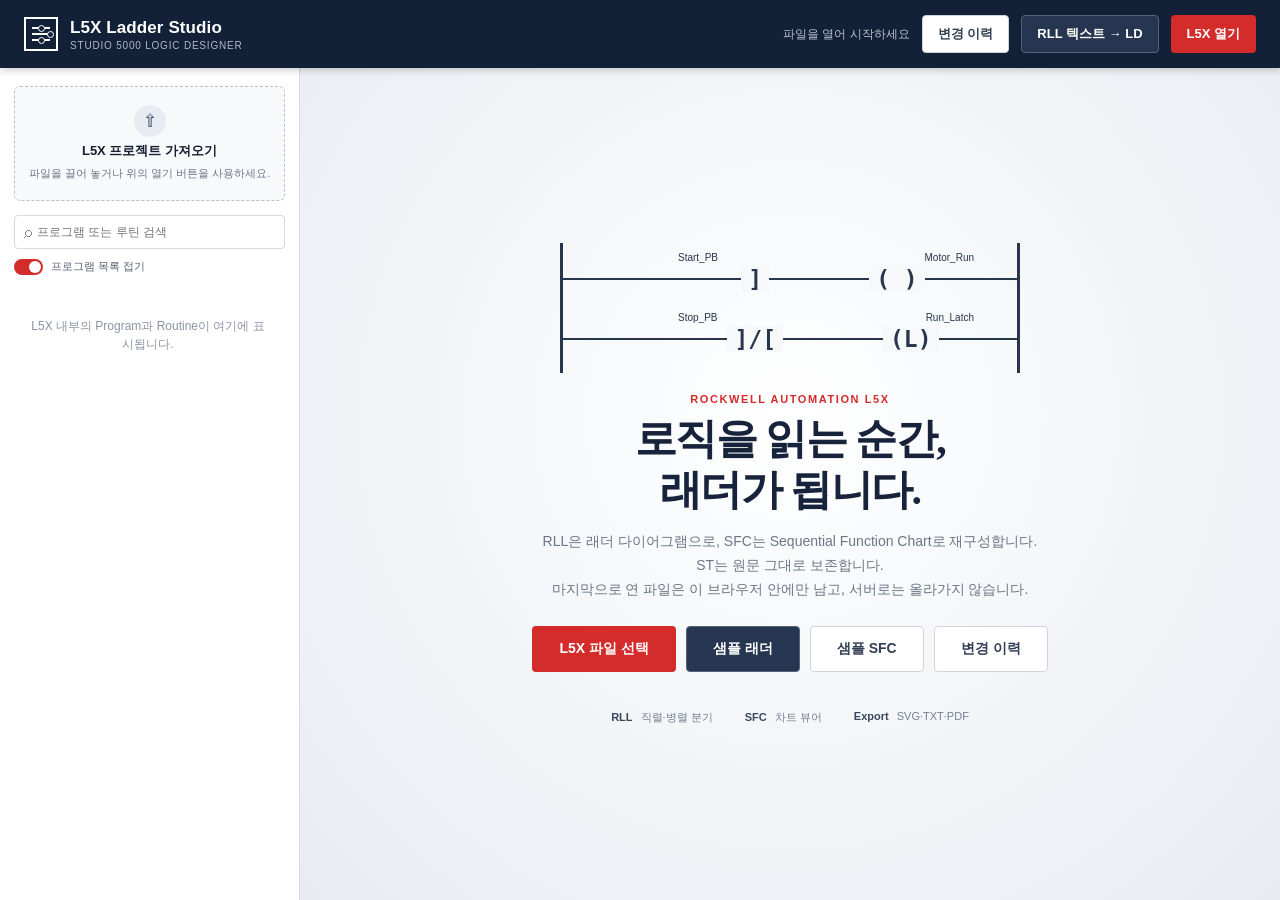
<file: index.html>
<!doctype html>
<html lang="ko">
<head>
  <meta charset="utf-8">
  <meta name="viewport" content="width=device-width,initial-scale=1">
  <title>L5X Ladder Studio</title>
  <link rel="stylesheet" href="app.css?v=20260916sfc4">
</head>
<body>
  <div class="app-shell">
    <header class="topbar">
      <div class="brand">
        <span class="brand-mark" aria-hidden="true"><i></i><i></i><i></i></span>
        <div><strong>L5X Ladder Studio</strong><small>Studio 5000 Logic Designer</small></div>
      </div>
      <div class="top-actions">
        <span class="file-meta">
          <span id="fileBadge" class="file-badge">파일을 열어 시작하세요</span>
          <button id="clearProjectBtn" type="button" class="file-clear" hidden title="이 브라우저에 저장된 파일을 지웁니다">닫기</button>
        </span>
        <a class="button ghost" href="CHANGELOG.md">변경 이력</a>
        <button id="textImportBtn" class="button dark">RLL 텍스트 → LD</button>
        <label class="button primary" for="fileInput">L5X 열기</label>
        <input id="fileInput" type="file" accept=".l5x,.xml,text/xml" hidden>
      </div>
    </header>

    <div class="workspace">
      <aside class="sidebar">
        <section class="import-card" id="dropZone">
          <div class="upload-icon" aria-hidden="true">⇧</div>
          <strong>L5X 프로젝트 가져오기</strong>
          <span>파일을 끌어 놓거나 위의 열기 버튼을 사용하세요.</span>
        </section>

        <div id="projectSummary" class="summary-grid" hidden>
          <div><b id="routineCount">0</b><span>루틴</span></div>
          <div><b id="rungCount">0</b><span>Rung</span></div>
          <div><b id="tagCount">0</b><span>태그</span></div>
        </div>

        <div class="search-wrap">
          <span aria-hidden="true">⌕</span>
          <input id="searchInput" type="search" placeholder="프로그램 또는 루틴 검색" aria-label="루틴 검색" disabled>
        </div>
        <label class="nav-fold toggle"><input id="navCollapse" type="checkbox" checked><span></span>프로그램 목록 접기</label>
        <nav id="routineTree" class="routine-tree" aria-label="프로젝트 루틴">
          <div class="empty-side">L5X 내부의 Program과 Routine이 여기에 표시됩니다.</div>
        </nav>
      </aside>

      <main class="main-panel">
        <div id="welcome" class="welcome">
          <div class="hero-ladder" aria-hidden="true">
            <span class="rail left"></span><span class="rail right"></span>
            <div class="hero-rung one"><i></i><b>]</b><em>Start_PB</em><i></i><strong>( )</strong><em>Motor_Run</em></div>
            <div class="hero-rung two"><i></i><b>]/[</b><em>Stop_PB</em><i></i><strong>(L)</strong><em>Run_Latch</em></div>
          </div>
          <p class="eyebrow">ROCKWELL AUTOMATION L5X</p>
          <h1>로직을 읽는 순간,<br>래더가 됩니다.</h1>
          <p>RLL은 래더 다이어그램으로, SFC는 Sequential Function Chart로 재구성합니다.<br>ST는 원문 그대로 보존합니다.<br>마지막으로 연 파일은 이 브라우저 안에만 남고, 서버로는 올라가지 않습니다.</p>
          <div style="display:flex;gap:10px;flex-wrap:wrap;justify-content:center">
            <label class="button primary large" for="fileInput">L5X 파일 선택</label>
            <a class="button dark large" href="demo.html">샘플 래더</a>
            <a class="button ghost large" href="demo-sfc.html">샘플 SFC</a>
            <a class="button ghost large" href="CHANGELOG.md">변경 이력</a>
          </div>
          <div class="feature-row">
            <span><b>RLL</b> 직렬·병렬 분기</span>
            <span><b>SFC</b> 차트 뷰어</span>
            <span><b>Export</b> SVG·TXT·PDF</span>
          </div>
        </div>

        <section id="viewer" class="viewer" hidden>
          <div class="viewer-head">
            <div class="breadcrumb" id="breadcrumb"></div>
            <div class="viewer-title-row">
              <div>
                <div class="title-line"><h1 id="routineTitle"></h1><span id="typeBadge" class="type-badge"></span></div>
                <p id="routineMeta"></p>
              </div>
              <div class="export-actions">
                <button id="exportSvg" class="button ghost">SVG</button>
                <button id="exportTxt" class="button ghost">TXT</button>
                <button id="printBtn" class="button ghost">인쇄 · PDF</button>
              </div>
            </div>
            <div class="tabs" role="tablist">
              <button class="tab active" data-tab="ladder" role="tab">Ladder</button>
              <button class="tab" data-tab="source" role="tab">원본 로직</button>
              <button class="tab" data-tab="report" role="tab">변환 리포트 <span id="warningCount"></span></button>
            </div>
          </div>

          <div id="ladderPanel" class="tab-panel ladder-panel">
            <div class="ladder-toolbar">
              <label>확대 <input id="zoomRange" type="range" min="60" max="150" value="100"><output id="zoomValue">100%</output></label>
              <label>배율
                <select id="scaleMode" aria-label="래더 배율">
                  <option value="fit">시트 너비에 맞춤</option>
                  <option value="fixed">최소 가로 유지 · 노트용</option>
                </select>
              </label>
              <label class="toggle"><input id="showRungMeta" type="checkbox" checked><span></span>라인 번호·상태</label>
              <label class="toggle"><input id="showRaw" type="checkbox"><span></span>명령어 표시</label>
              <span id="conversionBadge" class="conversion-badge">웹 표시: 번호·상태 ON / 캡처·인쇄: 자동 숨김</span>
            </div>
            <div id="ladderCanvas" class="ladder-canvas"></div>
          </div>
          <div id="sourcePanel" class="tab-panel source-panel" hidden>
            <pre id="sourceCode"></pre>
            <div id="stView" class="st-view" hidden></div>
          </div>
          <div id="reportPanel" class="tab-panel report-panel" hidden></div>
        </section>
      </main>
    </div>
  </div>
  <dialog id="textDialog" class="text-dialog">
    <form method="dialog" id="textLogicForm">
      <header>
        <div><strong>RLL 텍스트를 LD로 변환</strong><span>Rockwell Neutral Text(RLL)를 붙여 넣으세요.</span></div>
        <button type="button" id="textDialogClose" class="dialog-close" aria-label="닫기">×</button>
      </header>
      <div class="dialog-fields">
        <label>루틴 이름
          <input id="textRoutineName" value="Text_Logic" maxlength="80">
        </label>
      </div>
      <label class="logic-input-label">로직 원문
        <textarea id="textLogicInput" spellcheck="false" placeholder="XIC(Start_PB)XIO(Stop_PB)OTE(Motor_Run);\nXIC(Motor_Run)[OTE(Output_A),OTE(Output_B)];"></textarea>
      </label>
      <footer>
        <span>입력 내용은 브라우저 밖으로 전송되지 않습니다.</span>
        <button type="button" id="textConvertBtn" class="button primary">LD로 변환</button>
      </footer>
    </form>
  </dialog>
  <div id="toast" class="toast" role="status" aria-live="polite"></div>
  <script src="st.js?v=20260917jsr1"></script>
  <script src="sfc.js?v=20260917jsr1"></script>
  <script src="app.js?v=20261027labels1"></script>
</body>
</html>
</file>
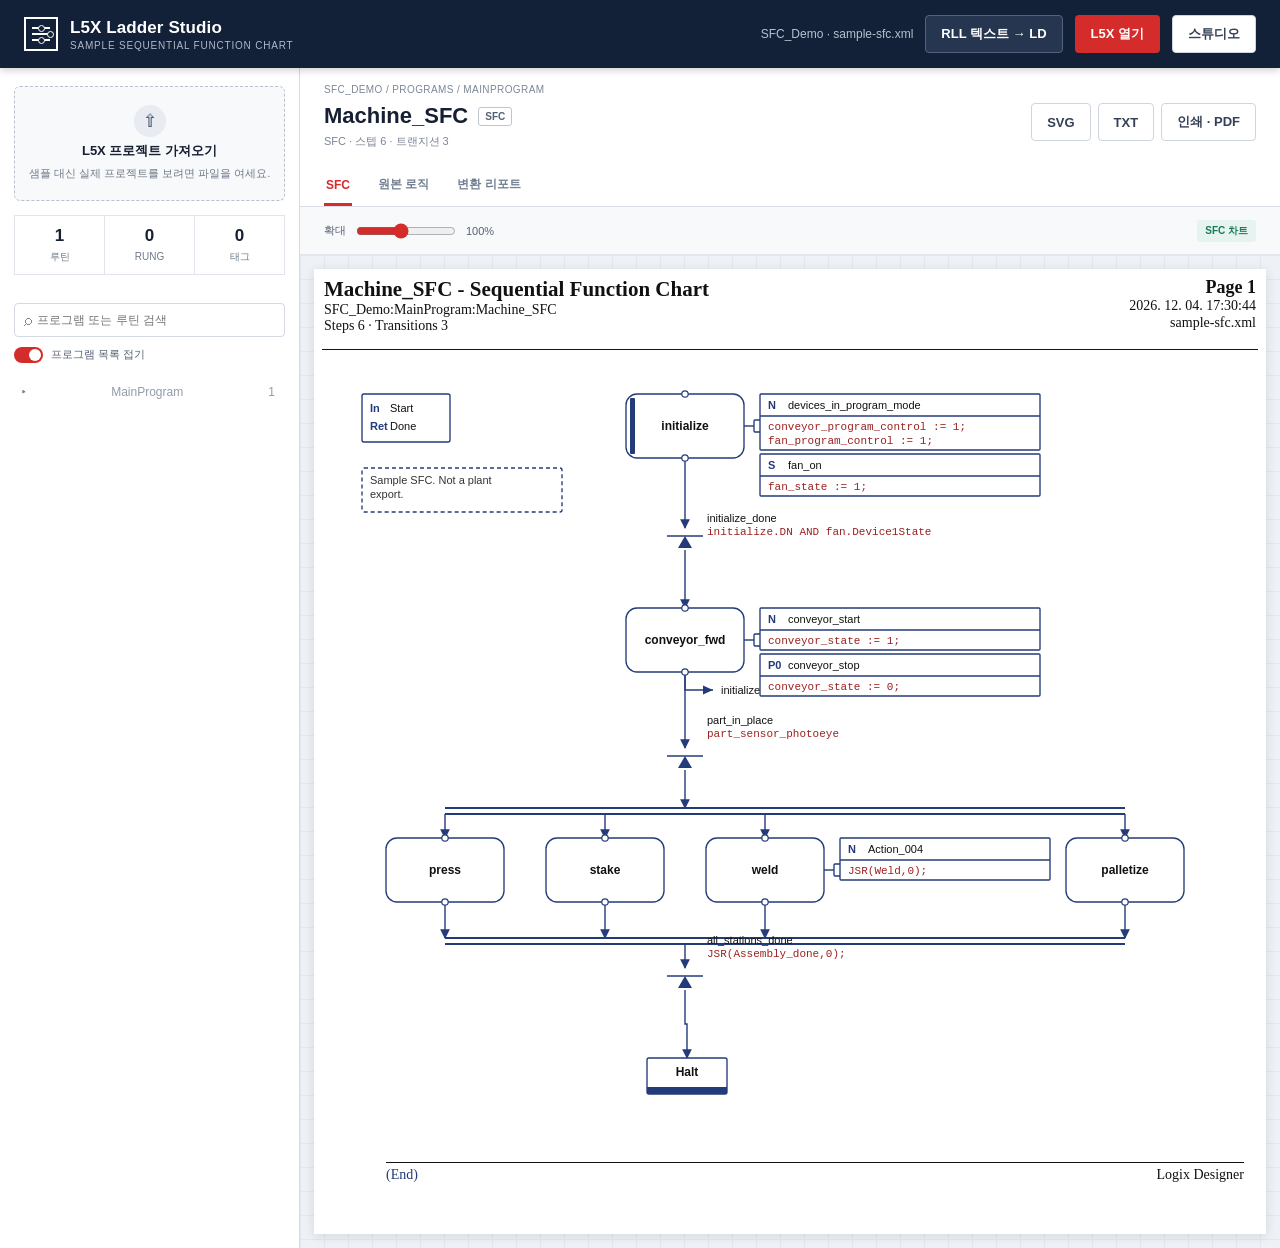
<file: demo-sfc.html>
<!doctype html>
<html lang="ko">
<head>
  <meta charset="utf-8">
  <meta name="viewport" content="width=device-width,initial-scale=1">
  <title>L5X Ladder Studio — SFC Sample</title>
  <link rel="stylesheet" href="app.css?v=20260916sfc4">
</head>
<body>
  <div class="app-shell">
    <header class="topbar">
      <div class="brand">
        <span class="brand-mark" aria-hidden="true"><i></i><i></i><i></i></span>
        <div><strong>L5X Ladder Studio</strong><small>Sample sequential function chart</small></div>
      </div>
      <div class="top-actions">
        <span id="fileBadge" class="file-badge">샘플 SFC 자동 로드</span>
        <button id="textImportBtn" class="button dark">RLL 텍스트 → LD</button>
        <label class="button primary" for="fileInput">L5X 열기</label>
        <input id="fileInput" type="file" accept=".l5x,.xml,text/xml" hidden>
        <a class="button ghost" href="index.html">스튜디오</a>
      </div>
    </header>
    <div class="workspace">
      <aside class="sidebar">
        <section class="import-card" id="dropZone">
          <div class="upload-icon" aria-hidden="true">⇧</div>
          <strong>L5X 프로젝트 가져오기</strong>
          <span>샘플 대신 실제 프로젝트를 보려면 파일을 여세요.</span>
        </section>
        <div id="projectSummary" class="summary-grid" hidden>
          <div><b id="routineCount">0</b><span>루틴</span></div>
          <div><b id="rungCount">0</b><span>Rung</span></div>
          <div><b id="tagCount">0</b><span>태그</span></div>
        </div>
        <div class="search-wrap">
          <span aria-hidden="true">⌕</span>
          <input id="searchInput" type="search" placeholder="프로그램 또는 루틴 검색" aria-label="루틴 검색" disabled>
        </div>
        <label class="nav-fold toggle"><input id="navCollapse" type="checkbox" checked><span></span>프로그램 목록 접기</label>
        <nav id="routineTree" class="routine-tree" aria-label="프로젝트 루틴">
          <div class="empty-side">샘플 SFC가 자동으로 변환됩니다.</div>
        </nav>
      </aside>
      <main class="main-panel">
        <div id="welcome" class="welcome" hidden></div>
        <section id="viewer" class="viewer">
          <div class="viewer-head">
            <div class="breadcrumb" id="breadcrumb">Sample / Machine_SFC</div>
            <div class="viewer-title-row">
              <div>
                <div class="title-line"><h1 id="routineTitle">Machine_SFC</h1><span id="typeBadge" class="type-badge">SFC</span></div>
                <p id="routineMeta">샘플 Sequential Function Chart</p>
              </div>
              <div class="export-actions">
                <button id="exportSvg" class="button ghost">SVG</button>
                <button id="exportTxt" class="button ghost">TXT</button>
                <button id="printBtn" class="button ghost">인쇄 · PDF</button>
              </div>
            </div>
            <div class="tabs" role="tablist">
              <button class="tab active" data-tab="ladder" role="tab">SFC</button>
              <button class="tab" data-tab="source" role="tab">원본 로직</button>
              <button class="tab" data-tab="report" role="tab">변환 리포트 <span id="warningCount"></span></button>
            </div>
          </div>
          <div id="ladderPanel" class="tab-panel">
            <div class="ladder-toolbar">
              <label>확대 <input id="zoomRange" type="range" min="60" max="150" value="100"><output id="zoomValue">100%</output></label>
              <label>배율
                <select id="scaleMode" aria-label="래더 배율">
                  <option value="fit">시트 너비에 맞춤</option>
                  <option value="fixed">최소 가로 유지 · 노트용</option>
                </select>
              </label>
              <label class="toggle"><input id="showRungMeta" type="checkbox" checked><span></span>라인 번호·상태</label>
              <label class="toggle"><input id="showRaw" type="checkbox"><span></span>명령어 표시</label>
              <span id="conversionBadge" class="conversion-badge"></span>
            </div>
            <div id="ladderCanvas" class="ladder-canvas"></div>
          </div>
          <div id="sourcePanel" class="tab-panel source-panel" hidden>
            <pre id="sourceCode"></pre>
            <div id="stView" class="st-view" hidden></div>
          </div>
          <div id="reportPanel" class="tab-panel report-panel" hidden></div>
        </section>
      </main>
    </div>
  </div>
  <dialog id="textDialog" class="text-dialog">
    <form method="dialog" id="textLogicForm">
      <header>
        <div><strong>RLL 텍스트를 LD로 변환</strong><span>Rockwell Neutral Text(RLL)를 붙여 넣으세요.</span></div>
        <button type="button" id="textDialogClose" class="dialog-close" aria-label="닫기">×</button>
      </header>
      <div class="dialog-fields">
        <label>루틴 이름
          <input id="textRoutineName" value="Text_Logic" maxlength="80">
        </label>
      </div>
      <label class="logic-input-label">로직 원문
        <textarea id="textLogicInput" spellcheck="false"></textarea>
      </label>
      <footer>
        <span>입력 내용은 브라우저 밖으로 전송되지 않습니다.</span>
        <button type="button" id="textConvertBtn" class="button primary">LD로 변환</button>
      </footer>
    </form>
  </dialog>
  <div id="toast" class="toast" role="status" aria-live="polite"></div>
  <script src="st.js?v=20260916sfc4"></script>
  <script src="sfc.js?v=20260916sfc4"></script>
  <script>
    window.LD_PRELOAD_NAME = 'sample-sfc.xml';
    fetch('sample-sfc.xml').then(function (r) { return r.text(); }).then(function (xml) {
      window.LD_PRELOAD_L5X = xml;
      var s = document.createElement('script');
      s.src = 'app.js?v=20260916sfc4';
      document.body.appendChild(s);
    }).catch(function (e) {
      document.getElementById('ladderCanvas').innerHTML = '<div class="report-card"><h3>샘플 SFC를 읽지 못했습니다.</h3><p>' + String(e) + '</p></div>';
    });
  </script>
</body>
</html>
</file>
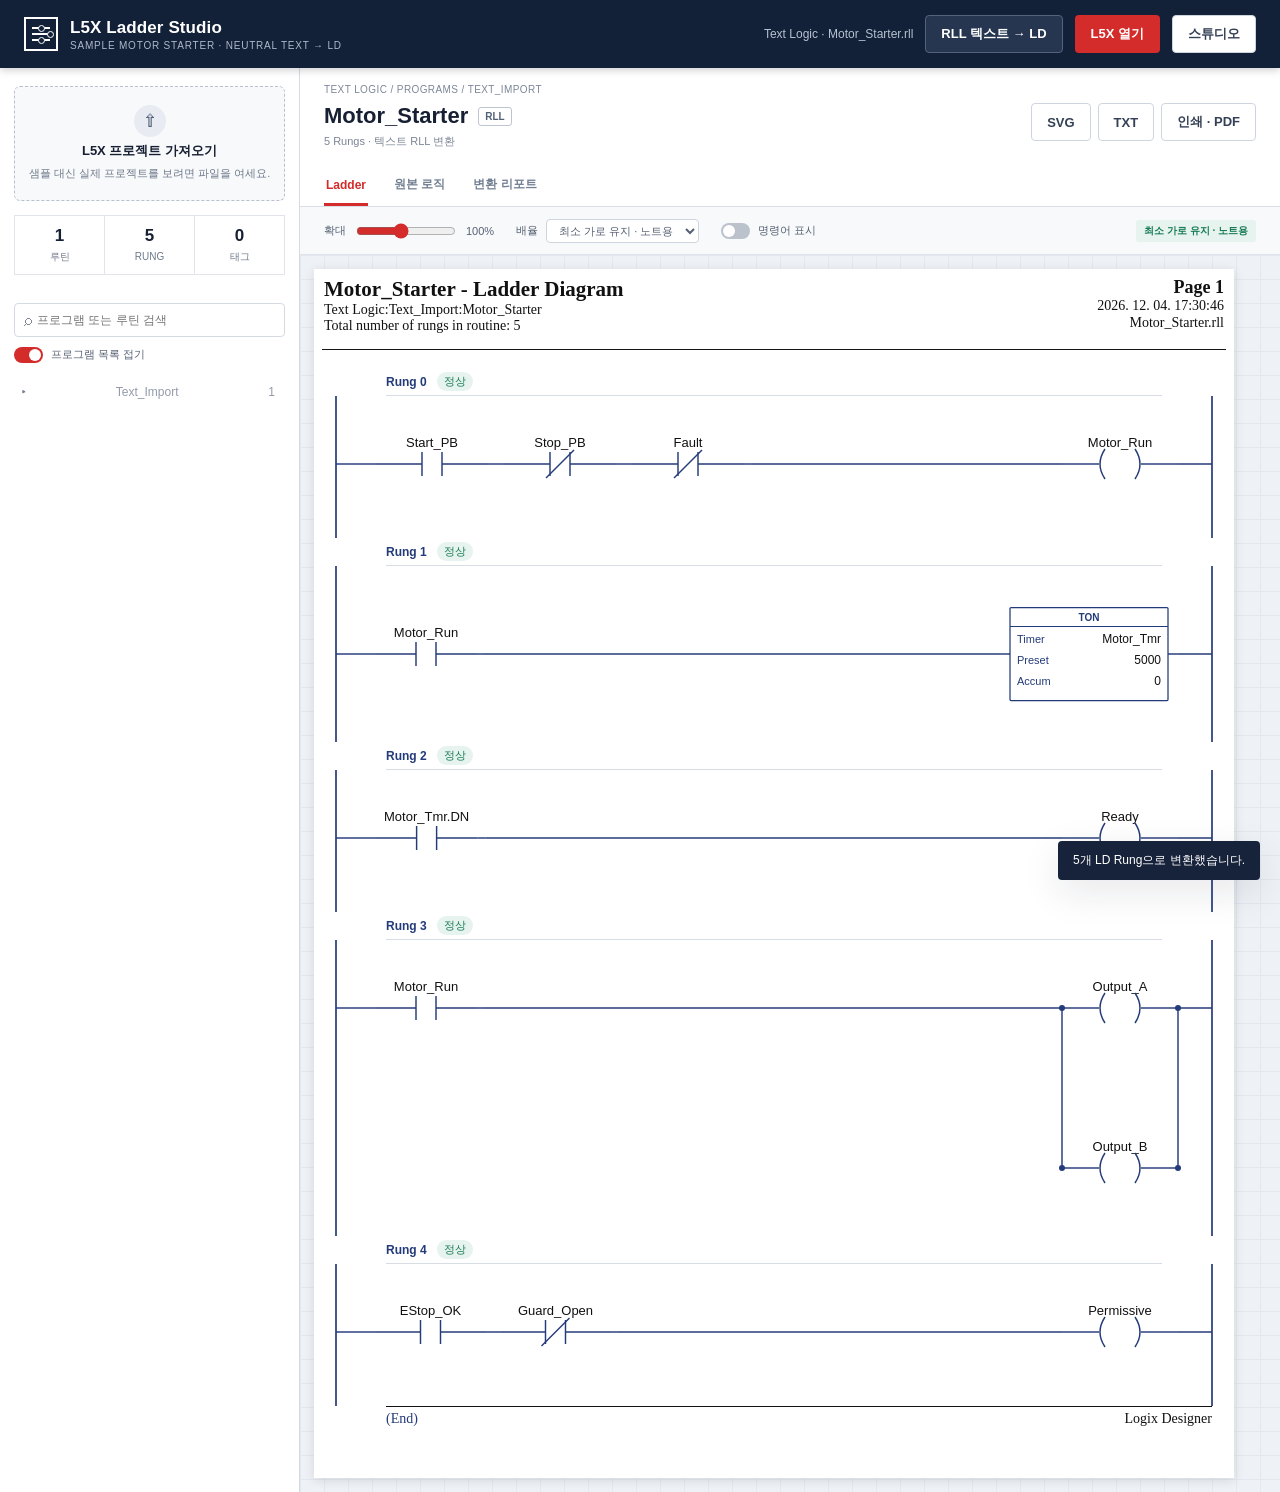
<file: demo.html>
<!doctype html>
<html lang="ko">
<head>
  <meta charset="utf-8">
  <meta name="viewport" content="width=device-width,initial-scale=1">
  <title>L5X Ladder Studio — Sample</title>
  <link rel="stylesheet" href="app.css?v=20260916sfc4">
</head>
<body>
  <div class="app-shell">
    <header class="topbar">
      <div class="brand">
        <span class="brand-mark" aria-hidden="true"><i></i><i></i><i></i></span>
        <div><strong>L5X Ladder Studio</strong><small>Sample motor starter · Neutral Text → LD</small></div>
      </div>
      <div class="top-actions">
        <span id="fileBadge" class="file-badge">샘플 RLL 자동 로드</span>
        <button id="textImportBtn" class="button dark">RLL 텍스트 → LD</button>
        <label class="button primary" for="fileInput">L5X 열기</label>
        <input id="fileInput" type="file" accept=".l5x,.xml,text/xml" hidden>
        <a class="button ghost" href="index.html">스튜디오</a>
      </div>
    </header>
    <div class="workspace">
      <aside class="sidebar">
        <section class="import-card" id="dropZone">
          <div class="upload-icon" aria-hidden="true">⇧</div>
          <strong>L5X 프로젝트 가져오기</strong>
          <span>샘플 대신 실제 프로젝트를 보려면 파일을 여세요.</span>
        </section>
        <div id="projectSummary" class="summary-grid" hidden>
          <div><b id="routineCount">0</b><span>루틴</span></div>
          <div><b id="rungCount">0</b><span>Rung</span></div>
          <div><b id="tagCount">0</b><span>태그</span></div>
        </div>
        <div class="search-wrap">
          <span aria-hidden="true">⌕</span>
          <input id="searchInput" type="search" placeholder="프로그램 또는 루틴 검색" aria-label="루틴 검색" disabled>
        </div>
        <label class="nav-fold toggle"><input id="navCollapse" type="checkbox" checked><span></span>프로그램 목록 접기</label>
        <nav id="routineTree" class="routine-tree" aria-label="프로젝트 루틴">
          <div class="empty-side">샘플이 자동으로 변환됩니다.</div>
        </nav>
      </aside>
      <main class="main-panel">
        <div id="welcome" class="welcome" hidden></div>
        <section id="viewer" class="viewer">
          <div class="viewer-head">
            <div class="breadcrumb" id="breadcrumb">Sample / Motor_Starter</div>
            <div class="viewer-title-row">
              <div>
                <div class="title-line"><h1 id="routineTitle">Motor_Starter</h1><span id="typeBadge" class="type-badge">RLL</span></div>
                <p id="routineMeta">샘플 5 Rung</p>
              </div>
              <div class="export-actions">
                <button id="exportSvg" class="button ghost">SVG</button>
                <button id="exportTxt" class="button ghost">TXT</button>
                <button id="printBtn" class="button ghost">인쇄 · PDF</button>
              </div>
            </div>
            <div class="tabs" role="tablist">
              <button class="tab active" data-tab="ladder" role="tab">Ladder</button>
              <button class="tab" data-tab="source" role="tab">원본 로직</button>
              <button class="tab" data-tab="report" role="tab">변환 리포트 <span id="warningCount"></span></button>
            </div>
          </div>
          <div id="ladderPanel" class="tab-panel">
            <div class="ladder-toolbar">
              <label>확대 <input id="zoomRange" type="range" min="60" max="150" value="100"><output id="zoomValue">100%</output></label>
              <label>배율
                <select id="scaleMode" aria-label="래더 배율">
                  <option value="fit">시트 너비에 맞춤</option>
                  <option value="fixed">최소 가로 유지 · 노트용</option>
                </select>
              </label>
              <label class="toggle"><input id="showRaw" type="checkbox"><span></span>명령어 표시</label>
              <span id="conversionBadge" class="conversion-badge"></span>
            </div>
            <div id="ladderCanvas" class="ladder-canvas"></div>
          </div>
          <div id="sourcePanel" class="tab-panel source-panel" hidden>
            <pre id="sourceCode"></pre>
            <div id="stView" class="st-view" hidden></div>
          </div>
          <div id="reportPanel" class="tab-panel report-panel" hidden></div>
        </section>
      </main>
    </div>
  </div>
  <dialog id="textDialog" class="text-dialog">
    <form method="dialog" id="textLogicForm">
      <header>
        <div><strong>RLL 텍스트를 LD로 변환</strong><span>Rockwell Neutral Text(RLL)를 붙여 넣으세요.</span></div>
        <button type="button" id="textDialogClose" class="dialog-close" aria-label="닫기">×</button>
      </header>
      <div class="dialog-fields">
        <label>루틴 이름
          <input id="textRoutineName" value="Text_Logic" maxlength="80">
        </label>
      </div>
      <label class="logic-input-label">로직 원문
        <textarea id="textLogicInput" spellcheck="false"></textarea>
      </label>
      <footer>
        <span>입력 내용은 브라우저 밖으로 전송되지 않습니다.</span>
        <button type="button" id="textConvertBtn" class="button primary">LD로 변환</button>
      </footer>
    </form>
  </dialog>
  <div id="toast" class="toast" role="status" aria-live="polite"></div>
  <script>
    window.LD_PRELOAD = {
      name: 'Motor_Starter',
      source: [
        'XIC(Start_PB)XIO(Stop_PB)XIO(Fault)OTE(Motor_Run);',
        'XIC(Motor_Run)TON(Motor_Tmr,5000,0);',
        'XIC(Motor_Tmr.DN)OTE(Ready);',
        'XIC(Motor_Run)[OTE(Output_A),OTE(Output_B)];',
        'XIC(EStop_OK)XIO(Guard_Open)OTE(Permissive);'
      ].join('\n')
    };
  </script>
  <script src="st.js?v=20260916sfc4"></script>
  <script src="sfc.js?v=20260916sfc4"></script>
  <script src="app.js?v=20260916sfc4"></script>
</body>
</html>
</file>
<file: app.css>
:root{--navy:#122038;--navy2:#1b2d49;--ink:#172033;--muted:#6d7889;--line:#d9dee7;--soft:#f3f5f8;--paper:#fff;--accent:#d42b2b;--accent2:#ae1e27;--green:#177b55;--amber:#a86700;--shadow:0 12px 38px rgba(21,33,52,.10)}
*{box-sizing:border-box}[hidden]{display:none!important}html,body{margin:0;min-height:100%;font-family:Inter,"Noto Sans KR","Segoe UI",Arial,sans-serif;color:var(--ink);background:#eef1f5}button,input{font:inherit}.app-shell{min-height:100vh;display:flex;flex-direction:column}.topbar{height:68px;background:var(--navy);color:white;display:flex;align-items:center;justify-content:space-between;padding:0 24px;box-shadow:0 2px 8px rgba(0,0,0,.2);z-index:3}.brand{display:flex;align-items:center;gap:12px}.brand strong{font-size:17px;letter-spacing:.1px;display:block}.brand small{display:block;font-size:10px;color:#aeb9ca;letter-spacing:.8px;margin-top:2px;text-transform:uppercase}.brand-mark{width:34px;height:34px;border:2px solid #fff;display:flex;flex-direction:column;justify-content:center;gap:4px;padding:6px}.brand-mark i{height:2px;background:#fff;position:relative}.brand-mark i:after{content:"";position:absolute;width:5px;height:5px;border:1px solid #fff;background:var(--navy);border-radius:50%;top:-2px;left:6px}.brand-mark i:nth-child(2):after{left:15px}.top-actions{display:flex;align-items:center;gap:12px}.file-meta{display:flex;align-items:center;gap:8px;min-width:0;max-width:380px}.file-badge{font-size:12px;color:#b7c2d0;min-width:0;white-space:nowrap;overflow:hidden;text-overflow:ellipsis}.file-clear{flex:none;border:0;background:transparent;color:#8fa0b5;font-size:11px;cursor:pointer;padding:4px 6px}.file-clear:hover{color:#fff}.button{border:1px solid transparent;border-radius:4px;padding:9px 15px;font-weight:600;font-size:13px;cursor:pointer;display:inline-flex;align-items:center;justify-content:center;transition:.16s;text-decoration:none}.button.primary{background:var(--accent);color:#fff}.button.primary:hover{background:var(--accent2)}.button.ghost{background:#fff;border-color:#cfd5df;color:#344055}.button.ghost:hover{border-color:#8e99a9;background:#f7f8fa}.button.large{padding:13px 26px;font-size:14px}.workspace{display:grid;grid-template-columns:300px 1fr;flex:1;min-height:0}.sidebar{background:#fff;border-right:1px solid #d5dae3;padding:18px 14px;display:flex;flex-direction:column;overflow:hidden}.import-card{border:1px dashed #b9c0cd;background:#f8f9fb;border-radius:6px;padding:18px 12px;text-align:center;display:flex;flex-direction:column;align-items:center;gap:5px;transition:.18s}.import-card.drag{border-color:var(--accent);background:#fff4f4}.upload-icon{width:32px;height:32px;border-radius:50%;background:#e8ebf1;display:grid;place-items:center;font-size:18px;color:#536178}.import-card strong{font-size:13px}.import-card span{font-size:11px;color:var(--muted);line-height:1.5}.summary-grid{grid-template-columns:repeat(3,1fr);gap:1px;background:#e1e5eb;margin:14px 0;border:1px solid #e1e5eb}.summary-grid:not([hidden]){display:grid}.summary-grid div{background:white;text-align:center;padding:10px 3px}.summary-grid b{display:block;font-size:17px}.summary-grid span{font-size:10px;color:var(--muted);text-transform:uppercase}.search-wrap{display:flex;align-items:center;border:1px solid #d5dae2;border-radius:4px;margin:14px 0 10px;padding:0 9px;color:#7d8796}
.nav-fold{display:flex;align-items:center;gap:8px;margin:0 0 10px;font-size:11px;color:#566173;cursor:pointer;user-select:none}.search-wrap input{border:0;outline:0;width:100%;padding:9px 5px;background:transparent;font-size:12px}.routine-tree{overflow:auto;min-height:0;padding-right:3px}.empty-side{font-size:12px;color:#8b94a3;text-align:center;line-height:1.55;padding:32px 15px}.program-group{margin:4px 0}.program-head{width:100%;border:0;background:transparent;text-align:left;padding:8px 7px;display:flex;align-items:center;gap:7px;color:#344055;font-size:12px;font-weight:700;cursor:pointer}.program-head:before{content:"▾";font-size:10px;color:#768194}.program-head.closed:before{content:"▸"}.program-head span{margin-left:auto;color:#929baa;font-weight:500}.routine-list{display:flex;flex-direction:column;gap:2px}.routine-list[hidden]{display:none}.routine-item{border:0;background:transparent;border-radius:4px;text-align:left;padding:8px 8px 8px 22px;font-size:12px;display:flex;align-items:center;gap:8px;cursor:pointer;color:#4b5667;min-width:0}.routine-item:hover{background:#f0f2f6}.routine-item.active{background:#e9edf4;color:#17233a;font-weight:700;box-shadow:inset 3px 0 var(--accent)}.routine-item .mini-type{font-size:9px;border:1px solid #c6ccd6;border-radius:2px;padding:2px 4px;color:#687487}.routine-item .name{overflow:hidden;text-overflow:ellipsis;white-space:nowrap}.main-panel{min-width:0;background:#eef1f5}.welcome{min-height:calc(100vh - 68px);display:flex;flex-direction:column;align-items:center;justify-content:center;text-align:center;padding:50px 24px;background:radial-gradient(circle at 50% 42%,#fff 0,#f5f7f9 40%,#e8ecf2 100%)}.welcome .eyebrow{color:var(--accent);font-size:11px;font-weight:800;letter-spacing:1.6px;margin:20px 0 9px}.welcome h1{font-family:Georgia,"Noto Serif KR",serif;font-size:42px;line-height:1.2;letter-spacing:-1.5px;margin:0 0 15px;color:#17233a}.welcome>p:not(.eyebrow){font-size:14px;color:#6c7686;line-height:1.7;margin:0 0 24px}.hero-ladder{width:460px;height:130px;position:relative;color:#28364c}.hero-ladder .rail{position:absolute;top:0;bottom:0;width:3px;background:#28364c}.hero-ladder .rail.left{left:0}.hero-ladder .rail.right{right:0}.hero-rung{position:absolute;left:0;right:0;height:2px;background:#28364c;display:flex;align-items:center;justify-content:center;gap:14px}.hero-rung.one{top:35px}.hero-rung.two{top:95px}.hero-rung i{width:72px;height:2px;background:#28364c}.hero-rung b,.hero-rung strong{background:#f6f8fa;font-style:normal;padding:0 7px;font-family:monospace;font-size:23px;white-space:nowrap}.hero-rung em{position:absolute;font-size:10px;font-style:normal;background:#f6f8fa;transform:translateY(-22px)}.hero-rung em:first-of-type{left:118px}.hero-rung em:last-of-type{right:46px}.feature-row{display:flex;gap:32px;margin-top:38px;color:#758092;font-size:11px}.feature-row b{color:#3b475b;margin-right:5px}.viewer{min-height:calc(100vh - 68px);background:#fff}.viewer-head{background:#fff;border-bottom:1px solid var(--line);padding:16px 24px 0}.breadcrumb{font-size:10px;color:#7c8797;text-transform:uppercase;letter-spacing:.4px;margin-bottom:8px}.viewer-title-row{display:flex;justify-content:space-between;align-items:flex-start;gap:20px}.title-line{display:flex;align-items:center;gap:10px}.title-line h1{font-size:22px;margin:0}.type-badge{font-size:10px;font-weight:800;border:1px solid #bdc5d0;border-radius:3px;padding:3px 6px;color:#526077}.viewer-title-row p{font-size:11px;color:#7b8595;margin:5px 0}.export-actions{display:flex;gap:7px}.tabs{display:flex;gap:24px;margin-top:12px}.tab{border:0;border-bottom:3px solid transparent;background:transparent;padding:10px 2px;font-size:12px;font-weight:700;color:#738093;cursor:pointer}.tab.active{color:var(--accent);border-color:var(--accent)}.tab span:not(:empty){display:inline-grid;place-items:center;min-width:17px;height:17px;border-radius:10px;background:#f2d7d7;color:#9c2020;margin-left:4px;font-size:9px}.tab-panel{min-height:500px}.ladder-toolbar{height:48px;display:flex;align-items:center;gap:22px;padding:0 24px;border-bottom:1px solid #e1e5eb;background:#f8f9fb;font-size:11px;color:#566173}.ladder-toolbar label{display:flex;align-items:center;gap:8px}.ladder-toolbar input[type=range]{width:100px;accent-color:var(--accent)}.ladder-toolbar select{border:1px solid #cfd5df;border-radius:4px;padding:4px 8px;background:#fff;color:inherit;font:inherit}.ladder-sheet[data-scale-mode="fixed"] .rung-svg-wrap svg{width:auto;max-width:none}.toggle input{position:absolute;opacity:0}.toggle span{width:29px;height:16px;border-radius:10px;background:#bbc2cc;position:relative}.toggle span:after{content:"";position:absolute;width:12px;height:12px;left:2px;top:2px;background:#fff;border-radius:50%;transition:.15s}.toggle input:checked+span{background:var(--accent)}.toggle input:checked+span:after{left:15px}.conversion-badge{margin-left:auto;font-size:10px;padding:4px 8px;border-radius:3px;background:#e6f3ee;color:var(--green);font-weight:700}.ladder-canvas{background-color:#fff;background-image:radial-gradient(#d9dde4 .6px,transparent .6px);background-size:12px 12px;padding:24px;overflow:auto;min-height:calc(100vh - 221px)}.ladder-sheet{transform-origin:top left;transition:transform .12s;width:max-content;min-width:100%;padding-bottom:20px}.rung-card{background:rgba(255,255,255,.96);border:1px solid #d8dde5;border-radius:3px;margin-bottom:14px;box-shadow:0 2px 6px rgba(30,42,60,.05);overflow:hidden}.rung-head{height:30px;background:#f4f6f8;border-bottom:1px solid #e0e4ea;padding:0 10px;display:flex;align-items:center;gap:10px;font-size:10px;color:#667184}.rung-number{font-weight:800;color:#26344b}.rung-comment{overflow:hidden;text-overflow:ellipsis;white-space:nowrap}.rung-warning{margin-left:auto;color:#9e6400}.rung-svg-wrap{padding:10px 12px 4px;overflow:visible}.rung-source{font:10px/1.5 "SFMono-Regular",Consolas,monospace;background:#f7f8fa;border-top:1px solid #e3e6eb;padding:7px 10px;color:#5c6675;white-space:pre-wrap;word-break:break-all}.source-panel{padding:24px;background:#1c2430;min-height:calc(100vh - 173px)}.source-panel pre{margin:0;color:#e0e6ef;font:12px/1.7 "SFMono-Regular",Consolas,monospace;white-space:pre-wrap;word-break:break-word}
.source-panel.st-mode{padding:0;background:#1e1e1e}
.st-view{min-height:calc(100vh - 173px);padding:4px 0 16px;font:13px/16px Consolas,"Cascadia Code","SF Mono",ui-monospace,monospace;color:#d4d4d4;tab-size:4}
.st-line{display:flex;min-height:16px;line-height:16px}
.st-ln{flex:none;width:56px;padding:0 16px 0 8px;text-align:right;color:#858585;user-select:none}
.st-code{flex:1;white-space:pre;padding-right:16px}
.st-kw{color:#c586c0}
.st-type{color:#4ec9b0}
.st-fn{color:#dcdcaa}
.st-num{color:#b5cea8}
.st-str{color:#ce9178}
.st-cm{color:#6a9955;font-style:italic}
.st-op,.st-punct,.st-text{color:#d4d4d4}
.st-id{color:#9cdcfe}.report-panel{padding:24px;background:#f4f6f8}.report-card{max-width:900px;background:#fff;border:1px solid var(--line);border-radius:5px;margin-bottom:12px;padding:16px}.report-card h3{font-size:13px;margin:0 0 8px}.report-card p,.report-card li{font-size:12px;line-height:1.6;color:#596475}.report-card ul{margin:8px 0;padding-left:20px}.report-ok{color:var(--green)}.report-warn{color:var(--amber)}.toast{position:fixed;right:20px;bottom:20px;z-index:20;background:#17233a;color:#fff;border-radius:4px;padding:11px 15px;font-size:12px;box-shadow:var(--shadow);opacity:0;transform:translateY(8px);pointer-events:none;transition:.2s}.toast.show{opacity:1;transform:none}
.button.dark{background:#263650;border-color:#53637a;color:#fff}.button.dark:hover{background:#344762}.ladder-canvas{padding:14px}.rung-svg-wrap{padding:6px 4px 2px}.text-dialog{width:min(780px,calc(100vw - 28px));border:0;border-radius:7px;padding:0;background:#fff;color:var(--ink);box-shadow:0 24px 80px rgba(10,20,35,.32)}.text-dialog::backdrop{background:rgba(13,23,40,.58)}.text-dialog form{margin:0}.text-dialog header{display:flex;align-items:flex-start;justify-content:space-between;padding:19px 22px 16px;border-bottom:1px solid var(--line);background:#f7f8fa}.text-dialog header strong{display:block;font-size:16px}.text-dialog header span{display:block;color:var(--muted);font-size:11px;margin-top:5px}.dialog-close{border:0;background:transparent;color:#637083;font-size:24px;line-height:1;cursor:pointer}.dialog-fields{display:grid;grid-template-columns:1fr 1fr;gap:14px;padding:18px 22px 12px}.dialog-fields label,.logic-input-label{display:flex;flex-direction:column;gap:6px;font-size:11px;font-weight:700;color:#4f5b6d}.dialog-fields select,.dialog-fields input{border:1px solid #cfd5df;border-radius:4px;background:#fff;padding:9px;color:var(--ink)}.logic-input-label{padding:0 22px 18px}.logic-input-label textarea{min-height:300px;resize:vertical;border:1px solid #c6cdd8;border-radius:4px;padding:13px;background:#182231;color:#e9eef6;font:12px/1.65 "SFMono-Regular",Consolas,monospace;tab-size:4}.text-dialog footer{display:flex;align-items:center;justify-content:space-between;gap:15px;padding:14px 22px;border-top:1px solid var(--line);background:#f7f8fa}.text-dialog footer span{font-size:10px;color:var(--muted)}
@media(max-width:850px){.workspace{grid-template-columns:230px 1fr}.sidebar{padding:12px 9px}.viewer-title-row{flex-direction:column}.export-actions{align-self:stretch}.file-meta{display:none}.feature-row{gap:14px}.hero-ladder{width:min(460px,86vw)}}
@media(max-width:620px){.topbar{padding:0 12px}.brand small{display:none}.workspace{display:block}.sidebar{max-height:270px;border-right:0;border-bottom:1px solid var(--line)}.import-card,.summary-grid{display:none!important}.routine-tree{max-height:160px}.welcome{min-height:calc(100vh - 338px)}.welcome h1{font-size:32px}.feature-row{flex-direction:column;gap:8px}.viewer-head{padding:12px 14px 0}.viewer-title-row{gap:10px}.export-actions{flex-wrap:wrap}.ladder-toolbar{padding:0 12px;gap:10px;flex-wrap:wrap;height:auto;min-height:48px}.conversion-badge{display:none}.ladder-canvas{padding:12px}.tabs{gap:15px}.hero-ladder{display:none}}
@media print{.topbar,.sidebar,.viewer-head,.ladder-toolbar{display:none!important}.workspace{display:block}.main-panel,.viewer,.ladder-canvas{background:#fff!important;padding:0!important}.rung-card{break-inside:avoid;box-shadow:none}.rung-source{display:none}.ladder-sheet{transform:none!important}.toast{display:none}}
.dialog-fields{grid-template-columns:1fr}

/* Logix Designer-like print surface for the ladder renderer. */
.ladder-canvas{background-color:#eef1f5;background-image:linear-gradient(#e3e7ee 1px,transparent 1px),linear-gradient(90deg,#e3e7ee 1px,transparent 1px);background-size:24px 24px}
.rung-card{background:#fff;border:1px solid #bfc8d6;border-radius:1px;margin-bottom:18px;box-shadow:0 2px 5px rgba(30,42,60,.08)}
.rung-head{height:32px;background:#f1f3f6;border-bottom-color:#c9d0dc;padding:0 12px}
.rung-svg-wrap{padding:8px 10px 7px;background:#fff;display:flex;justify-content:center}.rung-svg-wrap svg{display:block;max-width:none;margin:0 auto}
@media print{.rung-card{border-color:#8e99aa;margin-bottom:12px;box-shadow:none}.rung-head{background:#fff}}

/* Routine print view: proportions follow the Logix Designer ladder report. */
.logix-page{background:#fff;color:#111;padding:0 0 22px;font-family:Arial,"Segoe UI",sans-serif;box-shadow:0 2px 10px rgba(22,34,52,.12)}
.logix-print-head{height:80px;padding:8px 10px 4px;display:flex;justify-content:space-between;align-items:flex-start;font-family:Georgia,"Times New Roman",serif}
.logix-print-head>div{display:flex;flex-direction:column;line-height:1.18}.logix-print-head>div:last-child{text-align:right;align-items:flex-end}
.logix-print-head strong{font-size:21px}.logix-print-head b{font-size:18px}.logix-print-head span{font-size:14px;white-space:nowrap;max-width:70vw;overflow:hidden;text-overflow:ellipsis}
.logix-rule{height:1px;background:#151515;margin:0 8px}.logix-rungs{padding-top:18px}.logix-rung{position:relative;background:#fff;margin:0;border:0;break-inside:avoid}.logix-rung+.logix-rung{border-top:0}
.logix-rung .rung-svg-wrap{padding:0;background:#fff}.logix-rung .rung-source{margin:0 72px;border:1px solid #d7dce5;border-top:0}
.rung-meta{height:28px;margin:0 72px;display:flex;align-items:center;gap:10px;border-bottom:1px solid #d7dce5;color:#243b7a;font:12px Arial,"Segoe UI",sans-serif}.rung-meta-number{font-weight:700}.rung-status{font-size:11px;padding:2px 7px;border-radius:10px}.rung-status.ok{background:#e6f3ee;color:#177b55}.rung-status.warn{background:#fff0d8;color:#a86700}
.logix-comment{position:absolute;z-index:1;left:86px;top:4px;color:#576681;font-size:10px;white-space:nowrap}.logix-warning{position:absolute;right:35px;top:7px;font-size:10px}
.logix-print-foot{height:50px;margin:0 22px 0 72px;border-top:1px solid #111;display:flex;justify-content:space-between;align-items:flex-start;padding-top:4px;color:#243b7a;font:14px Georgia,"Times New Roman",serif}.logix-print-foot b{color:#111;font-weight:400}
@media(max-width:850px){.logix-print-head span{max-width:55vw}.logix-page{box-shadow:none}}
@media print{.logix-page{box-shadow:none;padding-bottom:0}.logix-print-head{height:64px}.logix-rungs{padding-top:8px}.logix-print-foot{page-break-after:always}}
.sfc-page{background:#fff}
.sfc-svg-wrap{background:#fff;padding:8px 12px 16px}
.sfc-svg-wrap svg{display:block;background:#fff}
@media print{.rung-meta{display:none!important}}
</file>
